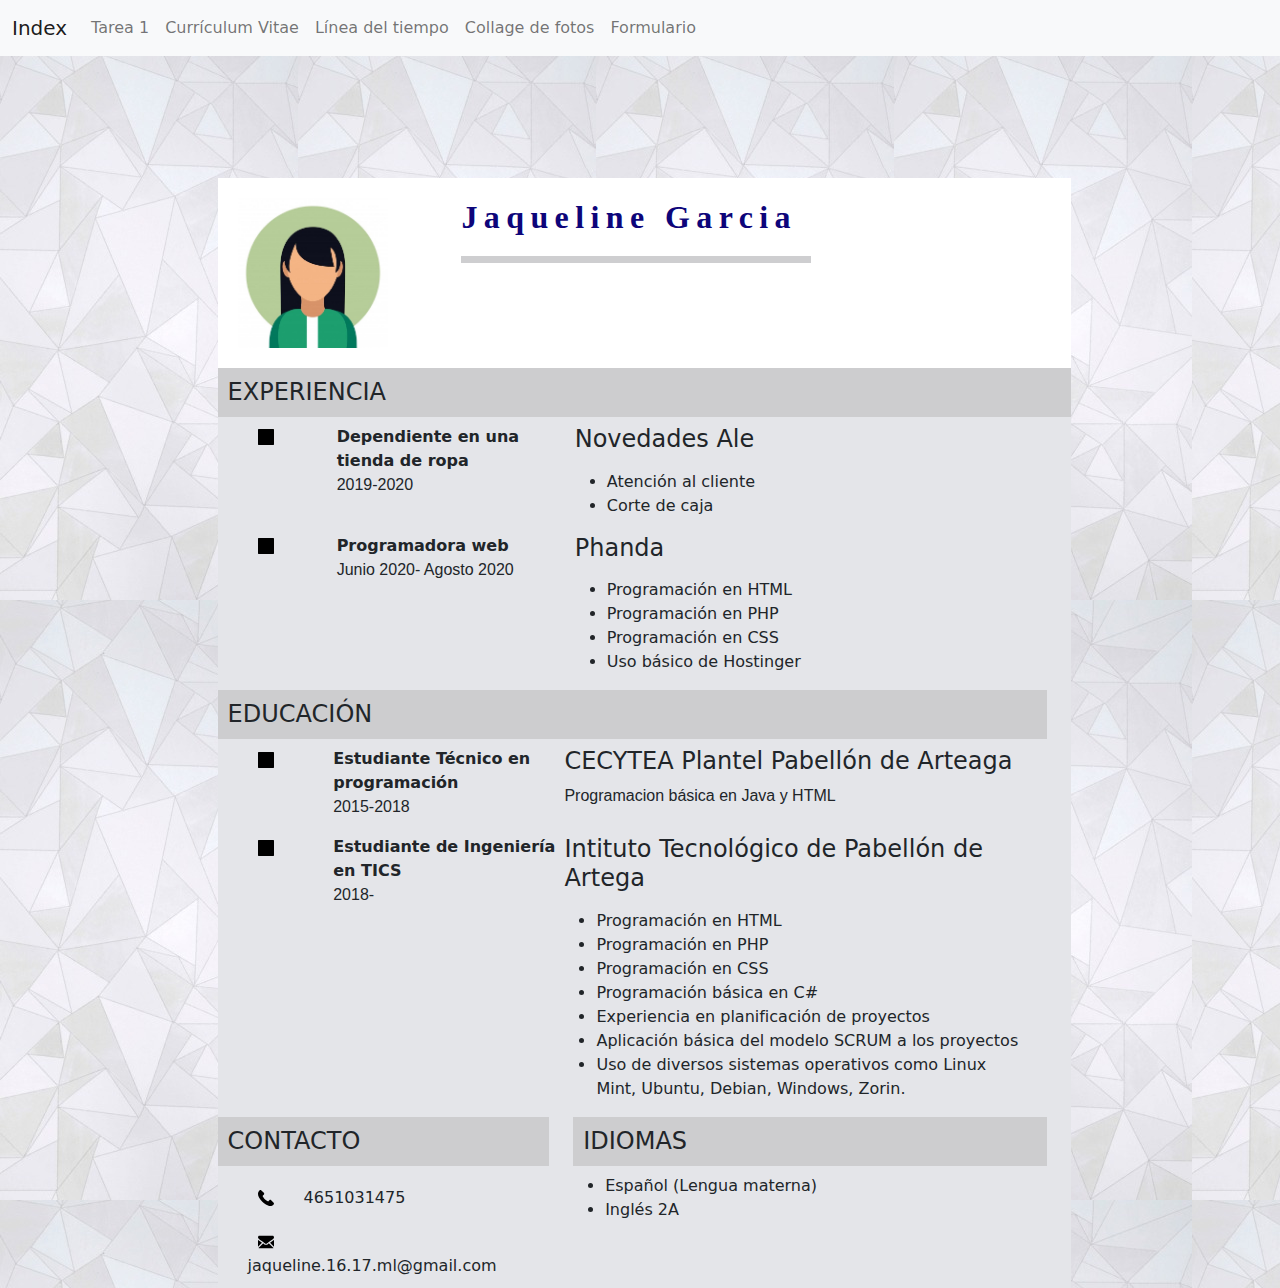
<file: practicas/cv.html>
<!DOCTYPE html>
<html lang="es">
<head>
<title>Práctica 4 | Currículum Vitae </title>

<meta charset="utf-8">
<meta name="viewport" content="width=device-width, initial-scale=1, maximun-scale=1">
<meta name="descripcion" content="Pácticas de la unidad 2 de la materia de programación web">
<meta name="author" content="Jaqueline GL (Plantilla original diseñada por Ammara Rasheed; su sitio web: https://arprogramming.blogspot.com/2019/10/cv.html) ">
<meta name="keywords" content="Programación web">
<link rel="stylesheet" type="text/css" href="estilo/css/bootstrap.css">
<link rel="stylesheet" type="text/css" href="estilo/css/style.css">
</head>

<body background="imagenes/fondo3.jpg">

	<nav class="navbar navbar-expand-lg navbar-light bg-light">
  <div class="container-fluid">
    <a class="navbar-brand" href="index.html">Index</a>
    <button class="navbar-toggler" type="button" data-bs-toggle="collapse" data-bs-target="#navbarNav" aria-controls="navbarNav" aria-expanded="false" aria-label="Toggle navigation">
      <span class="navbar-toggler-icon"></span>
    </button>
    <div class="collapse navbar-collapse" id="navbarNav">
      <ul class="navbar-nav">
        <li class="nav-item">
          <a class="nav-link" aria-current="page" href="Tarea 1.html"> Tarea 1</a>
        </li>
        <li class="nav-item">
          <a class="nav-link" aria-current="page" href="cv.html">Currículum Vitae</a>
        </li>
	<li class="nav-item">
          <a class="nav-link" aria-current="page" href="linea-tiempo.html">Línea del tiempo</a>
        </li>
	 <li class="nav-item">
          <a class="nav-link" aria-current="page" href="pract-grid.html">Collage de fotos</a>
        </li>
	<li class="nav-item">
          <a class="nav-link" aria-current="page" href="pract-form.html">Formulario</a>
        </li>
      </ul>
    </div>
  </div>
</nav>


<br><br><br>


<div class="col-md-offset-2 col-md-8" style="background: #E4E5E9" id="wrapper" >
  <div id="header">
   <div>
    <img src="imagenes/foto.jpg" id="image">
   </div>
   <div>
    <h2 id="name">Jaqueline Garcia</h2>
    <p id="underline"></p>
   </div>
  </div><!--  end header -->
  <div class="row">
   <div class="col-md-12">
    <h4 id="exp">EXPERIENCIA</h4>
    <div id="experience">
     <div id="exp1">
      <div>
       <svg version="1.1" id="Capa_1" xmlns="http://www.w3.org/2000/svg" xmlns:xlink="http://www.w3.org/1999/xlink" x="0px" y="0px" viewBox="0 0 438.536 438.536" style="enable-background:new 0 0 438.536 438.536;"
       xml:space="preserve">
       <path d="M433.113,5.424C429.496,1.807,425.215,0,420.267,0H18.276C13.324,0,9.041,1.807,5.425,5.424
       C1.808,9.04,0.001,13.322,0.001,18.271v401.991c0,4.948,1.807,9.233,5.424,12.847c3.619,3.614,7.902,5.428,12.851,5.428h401.991
       c4.948,0,9.229-1.813,12.847-5.428c3.614-3.613,5.421-7.898,5.421-12.847V18.271C438.534,13.319,436.73,9.04,433.113,5.424z"/>
      </div>
      <div>
       <span id="head">Dependiente en una tienda de ropa </span>
       <p>2019-2020</p>
      </div>
      <div>
       <h4 id="ent">Novedades Ale</h4>
       <p><ul>
         <li>Atención al cliente </li>
         <li>Corte de caja</li>
       </ul></p>
      </div>
     </div> <!-- end section 1 -->
     <div id="exp1">
      <div>
       <svg version="1.1" id="Capa_1" xmlns="http://www.w3.org/2000/svg" xmlns:xlink="http://www.w3.org/1999/xlink" x="0px" y="0px" viewBox="0 0 438.536 438.536" style="enable-background:new 0 0 438.536 438.536;"
       xml:space="preserve">
       <path d="M433.113,5.424C429.496,1.807,425.215,0,420.267,0H18.276C13.324,0,9.041,1.807,5.425,5.424
       C1.808,9.04,0.001,13.322,0.001,18.271v401.991c0,4.948,1.807,9.233,5.424,12.847c3.619,3.614,7.902,5.428,12.851,5.428h401.991
       c4.948,0,9.229-1.813,12.847-5.428c3.614-3.613,5.421-7.898,5.421-12.847V18.271C438.534,13.319,436.73,9.04,433.113,5.424z"/>
      </div>
      <div>
       <span id="head">Programadora web</span>
       <p>Junio 2020- Agosto 2020</p>
      </div>
      <div>
       <h4 id="ent">Phanda</h4>
       <p ><ul>
         <li>Programación en HTML</li>
         <li>Programación en PHP</li>
          <li>Programación en CSS</li>
         <li>Uso básico de Hostinger </li>
       </ul></p>
      </div>
     </div> <!-- end section 1 -->
     <div id="exp1">
      <div>
     </div> <!-- end section 1 -->
    </div>
   </div>
  </div> <!-- end row 1 -->
  <div class="row">
   <div class="col-md-12">
    <h4 id="exp">EDUCACIÓN</h4>
    <div id="experience">
     <div id="exp1">
      <div>
       <svg version="1.1" id="Capa_1" xmlns="http://www.w3.org/2000/svg" xmlns:xlink="http://www.w3.org/1999/xlink" x="0px" y="0px" viewBox="0 0 438.536 438.536" style="enable-background:new 0 0 438.536 438.536;"
       xml:space="preserve">
       <path d="M433.113,5.424C429.496,1.807,425.215,0,420.267,0H18.276C13.324,0,9.041,1.807,5.425,5.424
       C1.808,9.04,0.001,13.322,0.001,18.271v401.991c0,4.948,1.807,9.233,5.424,12.847c3.619,3.614,7.902,5.428,12.851,5.428h401.991
       c4.948,0,9.229-1.813,12.847-5.428c3.614-3.613,5.421-7.898,5.421-12.847V18.271C438.534,13.319,436.73,9.04,433.113,5.424z"/>
      </div>
      <div>
       <span id="head">Estudiante Técnico en programación</span>
       <p>2015-2018</p>
      </div>
      <div>
       <h4 id="ent">CECYTEA Plantel Pabellón de Arteaga </h4>
       <p >Programacion básica en Java y HTML</p>
      </div>
     </div> <!-- end section 1 -->
     <div id="exp1">
      <div>
       <svg version="1.1" id="Capa_1" xmlns="http://www.w3.org/2000/svg" xmlns:xlink="http://www.w3.org/1999/xlink" x="0px" y="0px" viewBox="0 0 438.536 438.536" style="enable-background:new 0 0 438.536 438.536;"
       xml:space="preserve">
       <path d="M433.113,5.424C429.496,1.807,425.215,0,420.267,0H18.276C13.324,0,9.041,1.807,5.425,5.424
       C1.808,9.04,0.001,13.322,0.001,18.271v401.991c0,4.948,1.807,9.233,5.424,12.847c3.619,3.614,7.902,5.428,12.851,5.428h401.991
       c4.948,0,9.229-1.813,12.847-5.428c3.614-3.613,5.421-7.898,5.421-12.847V18.271C438.534,13.319,436.73,9.04,433.113,5.424z"/>
      </div>
      <div>
       <span id="head">Estudiante de Ingeniería en TICS</span>
       <p>2018- </p>
      </div>
      <div>
       <h4 id="ent">Intituto Tecnológico de Pabellón de Artega </h4>
       <p ><ul>
         <li>Programación en HTML</li>
         <li>Programación en PHP</li>
          <li>Programación en CSS</li>
          <li>Programación básica en C#</li>
         <li>Experiencia en planificación de proyectos</li>
         <li>Aplicación básica del modelo SCRUM a los proyectos</li>
         <li>Uso de diversos sistemas operativos como Linux Mint, Ubuntu, Debian, Windows, Zorin.</li>
       </ul</p>
      </div>
     </div> <!-- end section 1 -->
    </div>
   </div>
  </div> <!-- end row 1 -->
  
    <div class="row">
   <div class="col-md-5">
    <h4 id="contacts">CONTACTO</h4>
    <div class="topM">
     <svg version="1.1" xmlns:xlink="http://www.w3.org/1999/xlink"viewBox="0 0 348.077 348.077">
      <path d="M340.273,275.083l-53.755-53.761c-10.707-10.664-28.438-10.34-39.518,0.744l-27.082,27.076
      c-1.711-0.943-3.482-1.928-5.344-2.973c-17.102-9.476-40.509-22.464-65.14-47.113c-24.704-24.701-37.704-48.144-47.209-65.257
      c-1.003-1.813-1.964-3.561-2.913-5.221l18.176-18.149l8.936-8.947c11.097-11.1,11.403-28.826,0.721-39.521L73.39,8.194
      C62.708-2.486,44.969-2.162,33.872,8.938l-15.15,15.237l0.414,0.411c-5.08,6.482-9.325,13.958-12.484,22.02
      C3.74,54.28,1.927,61.603,1.098,68.941C-6,127.785,20.89,181.564,93.866,254.541c100.875,100.868,182.167,93.248,185.674,92.876
      c7.638-0.913,14.958-2.738,22.397-5.627c7.992-3.122,15.463-7.361,21.941-12.43l0.331,0.294l15.348-15.029
      C350.631,303.527,350.95,285.795,340.273,275.083z"/>
      <span id="space">4651031475</span>
    </div>
    <div class="topM">
     <svg version="1.1" id="Capa_1" xmlns="http://www.w3.org/2000/svg" xmlns:xlink="http://www.w3.org/1999/xlink" x="0px" y="0px" viewBox="0 0 550.795 550.795" xml:space="preserve">
      <path d="M501.613,491.782c12.381,0,23.109-4.088,32.229-12.16L377.793,323.567c-3.744,2.681-7.373,5.288-10.801,7.767
      c-11.678,8.604-21.156,15.318-28.434,20.129c-7.277,4.822-16.959,9.737-29.045,14.755c-12.094,5.024-23.361,7.528-33.813,7.528
      h-0.306h-0.306c-10.453,0-21.72-2.503-33.813-7.528c-12.093-5.018-21.775-9.933-29.045-14.755
      c-7.277-4.811-16.75-11.524-28.434-20.129c-3.256-2.387-6.867-5.006-10.771-7.809L16.946,479.622
      c9.119,8.072,19.854,12.16,32.234,12.16H501.613z"/>
      <path d="M31.047,225.299C19.37,217.514,9.015,208.598,0,198.555V435.98l137.541-137.541
       C110.025,279.229,74.572,254.877,31.047,225.299z"/>
      <path d="M520.059,225.299c-41.865,28.336-77.447,52.73-106.75,73.195l137.486,137.492V198.555
       C541.98,208.396,531.736,217.306,520.059,225.299z"/>
      <path d="M501.613,59.013H49.181c-15.784,0-27.919,5.33-36.42,15.979C4.253,85.646,0.006,98.97,0.006,114.949
       c0,12.907,5.636,26.892,16.903,41.959c11.267,15.061,23.256,26.891,35.961,35.496c6.965,4.921,27.969,19.523,63.012,43.801
       c18.917,13.109,35.368,24.535,49.505,34.395c12.05,8.396,22.442,15.667,31.022,21.701c0.985,0.691,2.534,1.799,4.59,3.269
       c2.215,1.591,5.018,3.61,8.476,6.107c6.659,4.816,12.191,8.709,16.597,11.683c4.4,2.975,9.731,6.298,15.985,9.988
       c6.249,3.685,12.143,6.456,17.675,8.299c5.533,1.842,10.655,2.766,15.367,2.766h0.306h0.306c4.711,0,9.834-0.924,15.368-2.766
       c5.531-1.843,11.42-4.608,17.674-8.299c6.248-3.69,11.572-7.02,15.986-9.988c4.406-2.974,9.938-6.866,16.598-11.683
       c3.451-2.497,6.254-4.517,8.469-6.102c2.057-1.476,3.605-2.577,4.596-3.274c6.684-4.651,17.1-11.892,31.104-21.616
       c25.482-17.705,63.01-43.764,112.742-78.281c14.957-10.447,27.453-23.054,37.496-37.803c10.025-14.749,15.051-30.22,15.051-46.408
       c0-13.525-4.873-25.098-14.598-34.737C526.461,63.829,514.932,59.013,501.613,59.013z"/>
       <span id="space">jaqueline.16.17.ml@gmail.com</span>
    </div>
   </div>
   <div class="col-md-7">
    <h4 id="idiomas">IDIOMAS</h4>
    <div class="idiomas">
      <ul>
         <li>Español (Lengua materna)</li>
         <li>Inglés 2A</li>
       </ul>
    
    </div>
   </div>
  </div>
 </div>
</body>
</html>
</file>
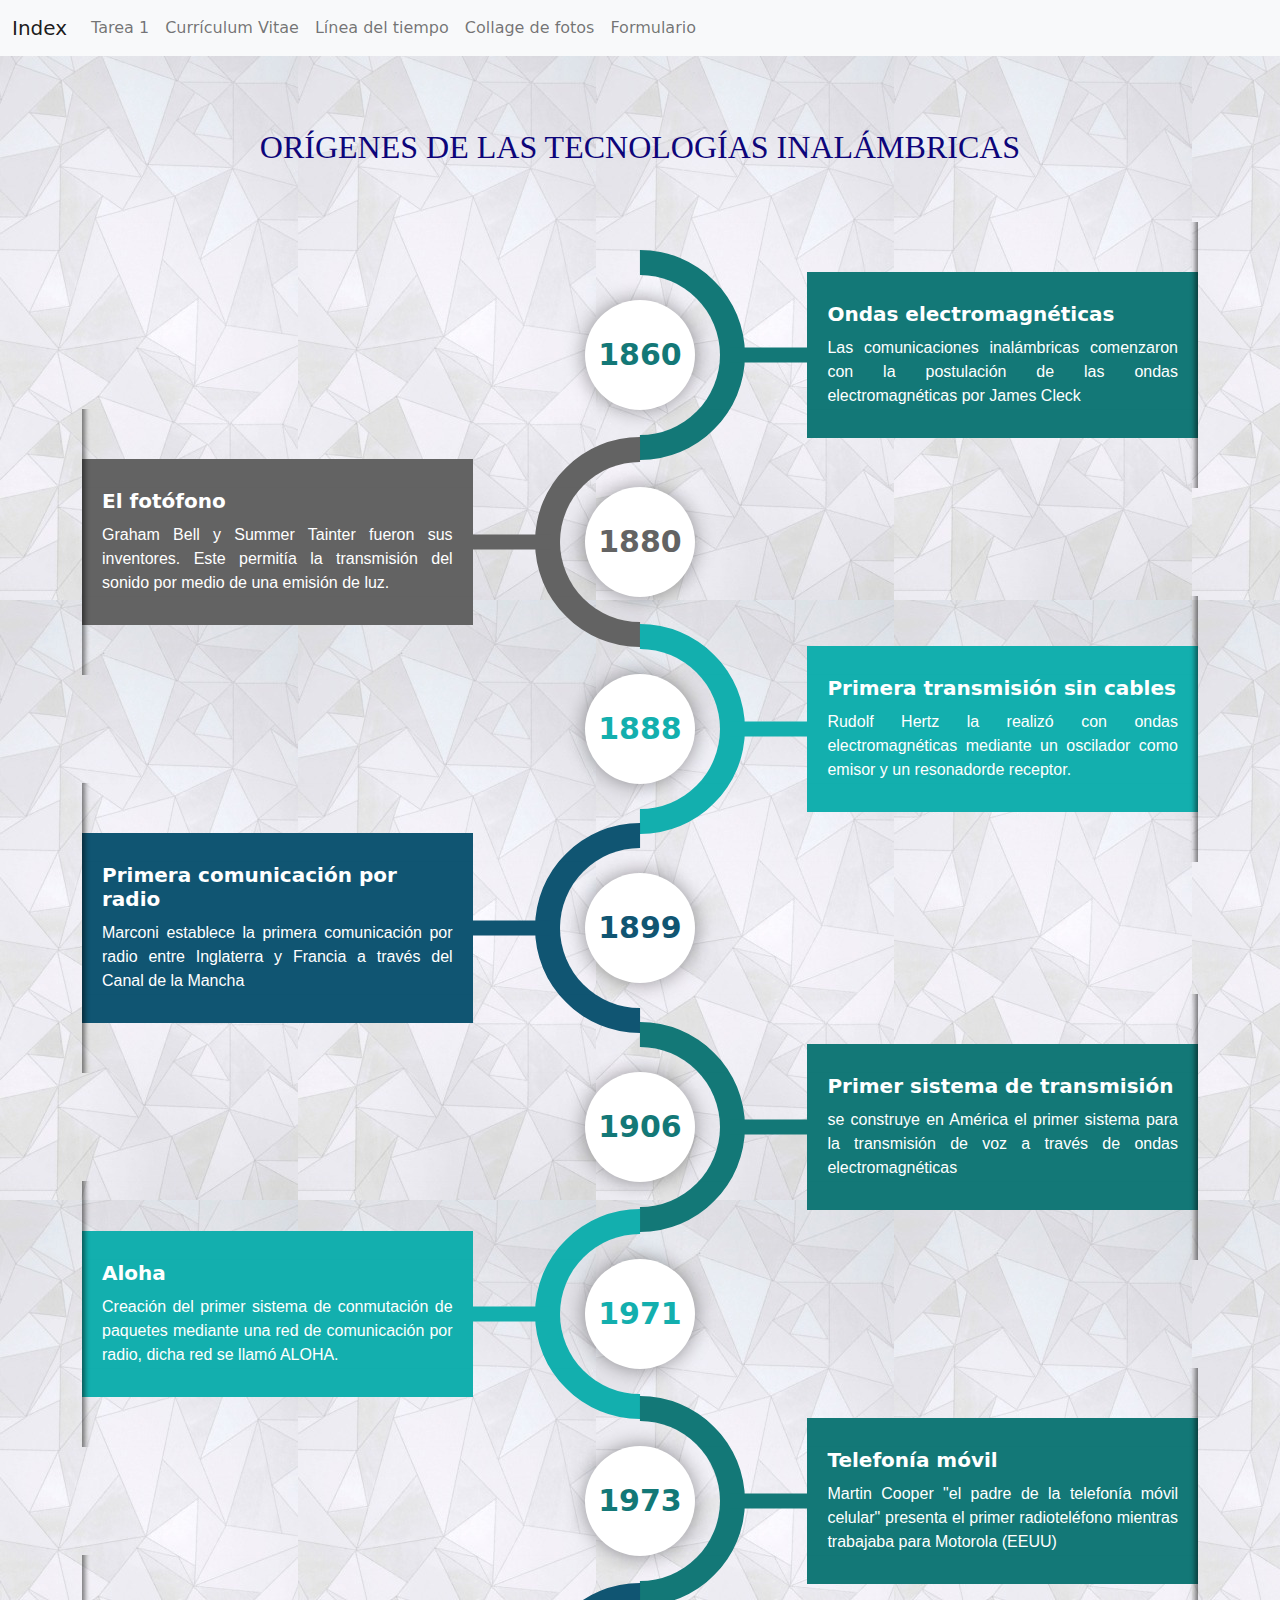
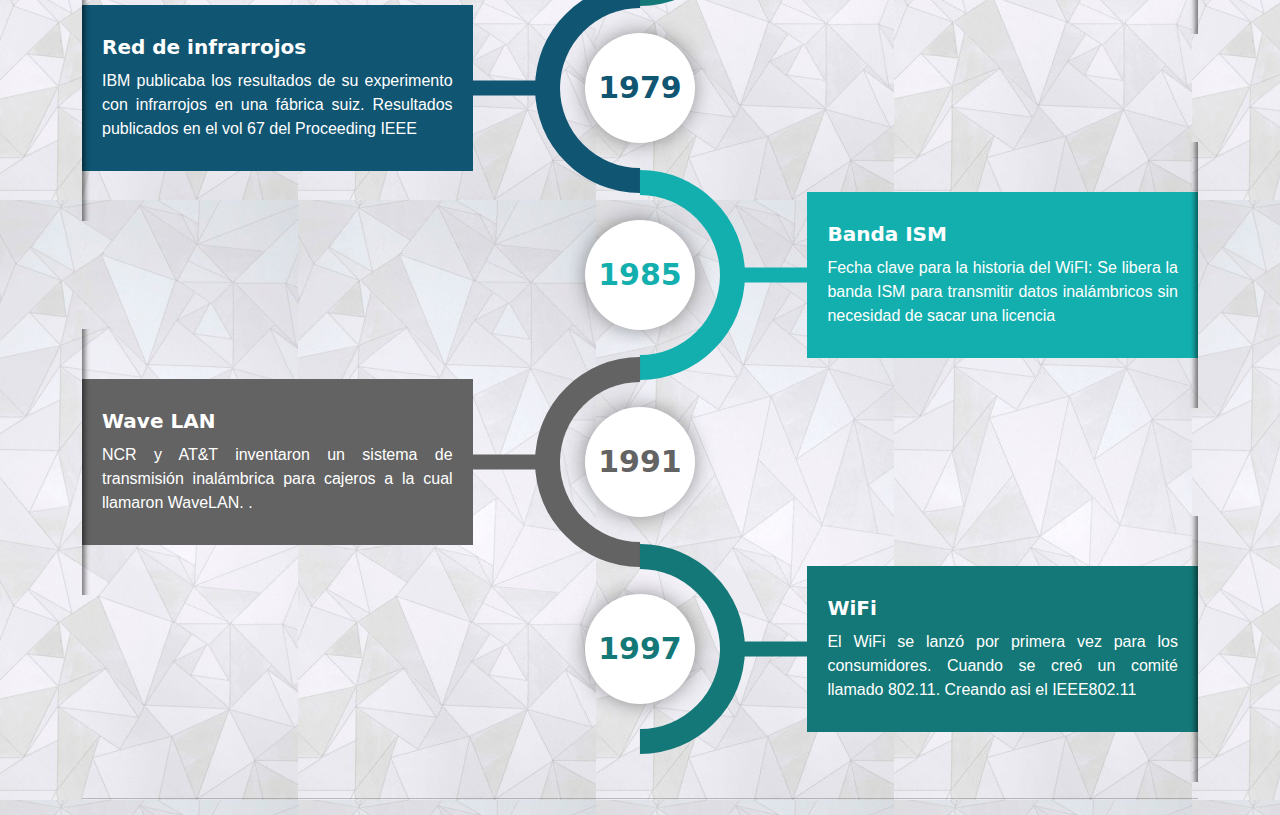
<file: practicas/linea-tiempo.html>
<!DOCTYPE html>
<html lang="es">
<head>
<title>Práctica 5 | Línea del tiempo </title>

<meta charset="utf-8">
<meta name="viewport" content="width=device-width, initial-scale=1, maximun-scale=1">
<meta name="descripcion" content="Pácticas de la unidad 2 de la materia de programación web">
<meta name="author" content="Jaqueline GL">
<meta name="keywords" content="Programación web">
<link rel="stylesheet" type="text/css" href="estilo/css/bootstrap.css">
<link rel="stylesheet" type="text/css" href="estilo/css/style.css">
</head>

<body background="imagenes/fondo3.jpg">

	<nav class="navbar navbar-expand-lg navbar-light bg-light">
  <div class="container-fluid">
    <a class="navbar-brand" href="index.html">Index</a>
    <button class="navbar-toggler" type="button" data-bs-toggle="collapse" data-bs-target="#navbarNav" aria-controls="navbarNav" aria-expanded="false" aria-label="Toggle navigation">
      <span class="navbar-toggler-icon"></span>
    </button>
    <div class="collapse navbar-collapse" id="navbarNav">
      <ul class="navbar-nav">
        <li class="nav-item">
          <a class="nav-link" aria-current="page" href="Tarea 1.html"> Tarea 1</a>
        </li>
        <li class="nav-item">
          <a class="nav-link" aria-current="page" href="cv.html">Currículum Vitae</a>
        </li>
        <li class="nav-item">
          <a class="nav-link" aria-current="page" href="linea-tiempo.html">Línea del tiempo</a>
        </li>
	<li class="nav-item">
          <a class="nav-link" aria-current="page" href="pract-grid.html">Collage de fotos</a>
        </li>
	<li class="nav-item">
          <a class="nav-link" aria-current="page" href="pract-form.html">Formulario</a>
        </li>
      </ul>
    </div>
  </div>
</nav>

<br><br><br>

 <div class="container">
            <h2 align="CENTER">ORÍGENES DE LAS TECNOLOGÍAS INALÁMBRICAS</h2><br><br>
            <div class="row">
                <div class="col-md-12">
                    <div class="main-timeline5">
                        <div class="timeline">
                            <div class="timeline-icon"><span class="year">1860</span></div>
                            <div class="timeline-content">
                                <h3 class="title">Ondas electromagnéticas</h3>
                                <p class="description">
                                   Las comunicaciones inalámbricas comenzaron con la postulación de las ondas electromagnéticas por James Cleck 
                                </p>
                            </div>
                        </div>
                        <div class="timeline">
                            <div class="timeline-icon"><span class="year">1880</span></div>
                            <div class="timeline-content">
                                <h3 class="title">El fotófono</h3>
                                <p class="description">
                                   Graham Bell y Summer Tainter fueron sus inventores. Este permitía la transmisión del sonido por medio de una emisión de luz.
                                </p>
                            </div>
                        </div>
                        <div class="timeline">
                            <div class="timeline-icon"><span class="year">1888</span></div>
                            <div class="timeline-content">
                                <h3 class="title">Primera transmisión sin cables</h3>
                                <p class="description">
                                    Rudolf Hertz la realizó con ondas electromagnéticas mediante un oscilador como emisor y un resonadorde receptor.  
                                </p>
                            </div>
                        </div>
                        <div class="timeline">
                            <div class="timeline-icon"><span class="year">1899</span></div>
                            <div class="timeline-content">
                                <h3 class="title">Primera comunicación por radio</h3>
                                <p class="description">
                                    Marconi establece la primera comunicación por radio entre Inglaterra y Francia a través del Canal de la Mancha
                                </p>
                            </div>
                        </div>
                       

                       <div class="timeline">
                            <div class="timeline-icon"><span class="year">1906</span></div>
                            <div class="timeline-content">
                                <h3 class="title">Primer sistema de transmisión</h3>
                                <p class="description">
                                    se construye en América el primer sistema para la transmisión de voz a través de ondas electromagnéticas
                                </p>
                            </div>
                        </div>
                        <div class="timeline">
                            <div class="timeline-icon"><span class="year">1971</span></div>
                            <div class="timeline-content">
                                <h3 class="title">Aloha</h3>
                                <p class="description">
                                    Creación del primer sistema de conmutación de paquetes mediante una red de comunicación por radio, dicha red se llamó ALOHA. 
                                </p>
                            </div>
                        </div>
                        <div class="timeline">
                            <div class="timeline-icon"><span class="year"> 1973</span></div>
                            <div class="timeline-content">
                                <h3 class="title">Telefonía móvil</h3>
                                <p class="description">
                                   Martin Cooper "el padre de la telefonía móvil celular" presenta el primer radioteléfono mientras trabajaba para Motorola (EEUU) 
                                </p>
                            </div>
                        </div>
                        <div class="timeline">
                            <div class="timeline-icon"><span class="year">1979</span></div>
                            <div class="timeline-content">
                                <h3 class="title">Red de infrarrojos</h3>
                                <p class="description">
                                    IBM publicaba los resultados de su experimento con infrarrojos en una fábrica suiz. Resultados publicados en el vol 67 del Proceeding IEEE
                                </p>
                            </div>
                        </div>

                        <div class="timeline">
                            <div class="timeline-icon"><span class="year">1985</span></div>
                            <div class="timeline-content">
                                <h3 class="title">Banda ISM</h3>
                                <p class="description">
                                    Fecha clave para la historia del WiFI: Se libera la banda ISM para transmitir datos inalámbricos sin necesidad de sacar una licencia
                                </p>
                            </div>
                        </div>
                        <div class="timeline">
                            <div class="timeline-icon"><span class="year">1991</span></div>
                            <div class="timeline-content">
                                <h3 class="title">Wave LAN</h3>
                                <p class="description">
                                   NCR y AT&T inventaron un sistema de transmisión inalámbrica para cajeros a la cual llamaron WaveLAN. 
                                   .
                                </p>
                            </div>
                        </div>
                        <div class="timeline">
                            <div class="timeline-icon"><span class="year">1997</span></div>
                            <div class="timeline-content">
                                <h3 class="title">WiFi</h3>
                                <p class="description">
                                    El WiFi se lanzó por primera vez para los consumidores. Cuando se creó un comité llamado 802.11. Creando asi el IEEE802.11
                                </p>
                            </div>
                        </div>
                
                        
        </div>
        <hr>


</body>
</html>
</file>
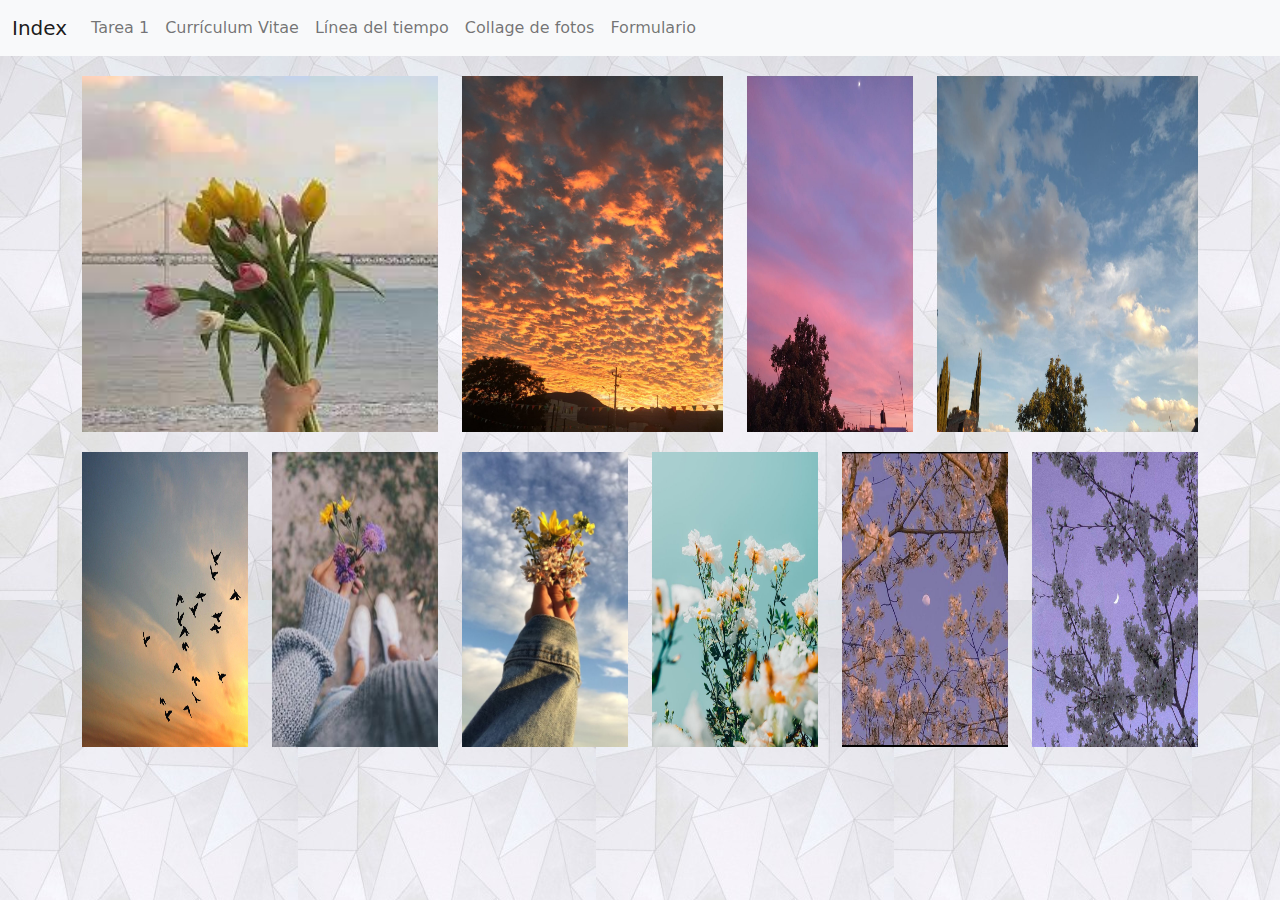
<file: practicas/pract-grid.html>
<!DOCTYPE html>
<html lang="es">
<head>
<title>Práctica 6 | Grid-Collage de fotos </title>

<meta charset="utf-8">
<meta name="viewport" content="width=device-width, initial-scale=1, maximun-scale=1">
<meta name="descripcion" content="Pácticas de la unidad 2 de la materia de programación web">
<meta name="author" content="Jaqueline GL">
<meta name="keywords" content="Programación web">
<link rel="stylesheet" type="text/css" href="estilo/css/bootstrap.css">
<link rel="stylesheet" type="text/css" href="estilo/css/style.css">
</head>

<body background="imagenes/fondo3.jpg">

<nav class="navbar navbar-expand-lg navbar-light bg-light">
  <div class="container-fluid">
    <a class="navbar-brand" href="index.html">Index</a>
    <button class="navbar-toggler" type="button" data-bs-toggle="collapse" data-bs-target="#navbarNav" aria-controls="navbarNav" aria-expanded="false" aria-label="Toggle navigation">
      <span class="navbar-toggler-icon"></span>
    </button>
    <div class="collapse navbar-collapse" id="navbarNav">
      <ul class="navbar-nav">
        <li class="nav-item">
          <a class="nav-link" aria-current="page" href="Tarea 1.html"> Tarea 1</a>
        </li>
        <li class="nav-item">
          <a class="nav-link" aria-current="page" href="cv.html">Currículum Vitae</a>
        </li>
        <li class="nav-item">
          <a class="nav-link" aria-current="page" href="linea-tiempo.html">Línea del tiempo</a>
        </li>
        <li class="nav-item">
          <a class="nav-link" aria-current="page" href="pract-grid.html">Collage de fotos</a>
        </li>
        <li class="nav-item">
          <a class="nav-link" aria-current="page" href="pract-form.html">Formulario</a>
        </li>
      </ul>
    </div>
  </div>
</nav>

<div class="container">
  <div class="row">
    <div class="col-sm-6 col-md-3 col-lg-4 col-xl-4 col-xxl-2" id="imagen-grid">
      <img src="imagenes/grid1.jpg" width="100%" height="100%">
    </div>
    <div class="col-sm-6 col-md-3 col-lg-4 col-xl-3 col-xxl-2" id="imagen-grid">
      <img src="imagenes/grid2.jpg" width="100%" height="100%">
    </div>
    <div class="col-sm-6 col-md-3 col-lg-4  col-xl-2 col-xxl-2" id="imagen-grid">
      <img src="imagenes/grid3.jpeg" width="100%" height="100%">
    </div>
    <div class="col-sm-6 col-md-3 col-lg-6 col-xl-3 col-xxl-2" id="imagen-grid">
      <img src="imagenes/grid4.jpeg" width="100%" height="100%">
    </div>
    <div class="col-sm-6 col-md-4 col-lg-6 col-xl-2 col-xxl-2" id="imagen-grid">
      <img src="imagenes/grid5.jpg" width="100%" height="100%">
    </div>
    <div class="col-sm-6 col-md-4 col-lg-4 col-xl-2 col-xxl-2" id="imagen-grid">
      <img src="imagenes/grid6.jpg" width="100%" height="100%">
    </div>
    <div class="col-sm-6 col-md-4 col-lg-4 col-xl-2 col-xxl-3" id="imagen-grid">
      <img src="imagenes/grid7.jpg" width="100%" height="100%">
    </div>
    <div class="col-sm-6 col-md-6 col-lg-4 col-xl-2 col-xxl-3" id="imagen-grid">
      <img src="imagenes/grid8.jpg" width="100%" height="100%">
    </div>
    <div class="col-sm-6 col-md-6 col-lg-6 col-xl-2 col-xxl-3" id="imagen-grid">
      <img src="imagenes/grid9.jpeg" width="100%" height="100%">
    </div>
    <div class="col-sm-6 col-md-12 col-lg-6 col-xl-2 col-xxl-3" id="imagen-grid">
      <img src="imagenes/grid10.jpeg" width="100%" height="100%">
    </div>
  </div>
</div>


</body>
</html>
</file>
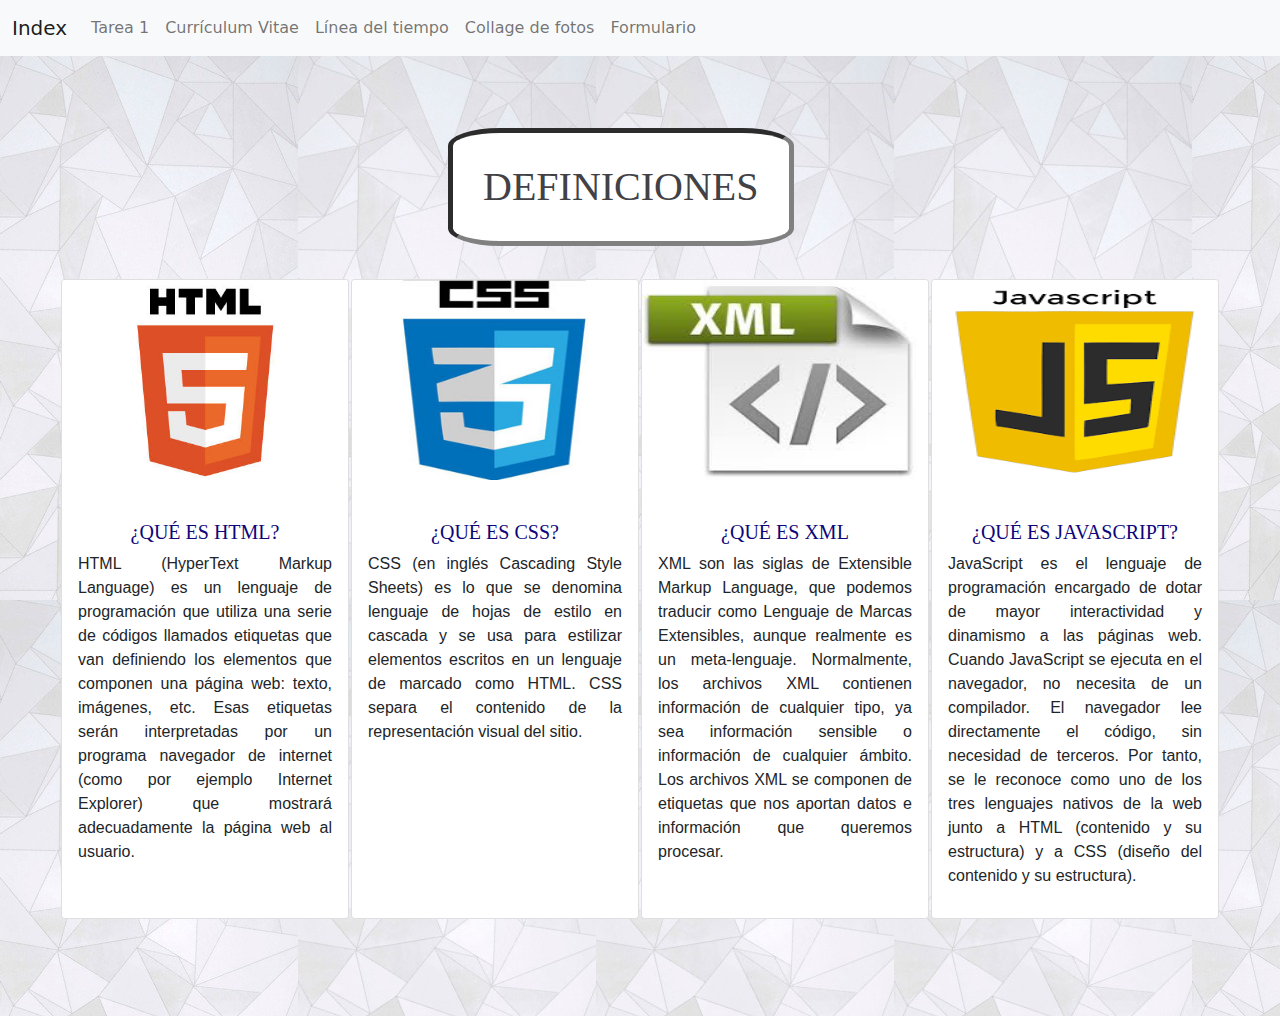
<file: practicas/Tarea 1.html>
<!DOCTYPE html>
<html lang="es">
<head>
<title>Práctica 3 | Tarea 1 </title>

<meta charset="utf-8">
<meta name="viewport" content="width=device-width, initial-scale=1, maximun-scale=1">
<meta name="descripcion" content="Pácticas de la unidad 2 de la materia de programación web">
<meta name="author" content="Jaqueline GL">
<meta name="keywords" content="Programación web">
<link rel="stylesheet" type="text/css" href="estilo/css/bootstrap.css">
<link rel="stylesheet" type="text/css" href="estilo/css/style.css">
</head>

<body background="imagenes/fondo3.jpg">

	<nav class="navbar navbar-expand-lg navbar-light bg-light">
  <div class="container-fluid">
    <a class="navbar-brand" href="index.html">Index</a>
    <button class="navbar-toggler" type="button" data-bs-toggle="collapse" data-bs-target="#navbarNav" aria-controls="navbarNav" aria-expanded="false" aria-label="Toggle navigation">
      <span class="navbar-toggler-icon"></span>
    </button>
    <div class="collapse navbar-collapse" id="navbarNav">
      <ul class="navbar-nav">
        <li class="nav-item">
          <a class="nav-link" aria-current="page" href="Tarea 1.html"> Tarea 1</a>
        </li>
        <li class="nav-item">
          <a class="nav-link" aria-current="page" href="cv.html">Currículum Vitae</a>
        </li>
	<li class="nav-item">
          <a class="nav-link" aria-current="page" href="linea-tiempo.html">Línea del tiempo</a>
        </li>
	 <li class="nav-item">
          <a class="nav-link" aria-current="page" href="pract-grid.html">Collage de fotos</a>
        </li>
	<li class="nav-item">
          <a class="nav-link" aria-current="page" href="pract-form.html">Formulario</a>
        </li>
      </ul>
    </div>
  </div>
</nav>



<br><br><br>

<h1 align="center">DEFINICIONES</h1>


<br><br>
<table class="default" align="center">

  <tr>

    <td>
    	<div class="card" style="width: 18rem; height: 40rem;">
  			<img src="imagenes/html.jpg" class="card-img-top" width="500px" height="200px" alt=""><br>
  			<div class="card-body">
    			<h5 class="card-title" align="center">¿QUÉ ES HTML?</h5>
    			<p class="card-text" align="justify">HTML (HyperText Markup Language) es un lenguaje de programación que utiliza una serie de códigos llamados etiquetas que van definiendo los elementos que componen una página web: texto, imágenes, etc. Esas etiquetas serán interpretadas por un programa navegador de internet (como por ejemplo Internet Explorer) que mostrará adecuadamente la página web al usuario.<br><br> </p>
    		</div>
		</div>
    </td>

    <td>
    	<div class="card" style="width: 18rem; height: 40rem;">
  			<img src="imagenes/css.jpg" class="card-img-top" width="500px" height="200px"><br>
  			<div class="card-body">
    			<h5 class="card-title" align="center">¿QUÉ ES CSS?</h5>
    			<p class="card-text" align="justify">CSS (en inglés Cascading Style Sheets) es lo que se denomina lenguaje de hojas de estilo en cascada y se usa para estilizar elementos escritos en un lenguaje de marcado como HTML. CSS separa el contenido de la representación visual del sitio.</p>
  			</div>
		</div>
    </td>

    <td>
    	<div class="card" style="width: 18rem; height: 40rem;">
  			<img src="imagenes/xml.jpg" class="card-img-top" width="500px" height="200px" alt=""><br>
  			<div class="card-body">
    			<h5 class="card-title" align="center">¿QUÉ ES XML</h5>
    			<p class="card-text" align="justify">XML son las siglas de Extensible Markup Language, que podemos traducir como Lenguaje de Marcas Extensibles, aunque realmente es un meta-lenguaje. Normalmente, los archivos XML contienen información de cualquier tipo, ya sea información sensible o información de cualquier ámbito. Los archivos XML se componen de etiquetas que nos aportan datos e información que queremos procesar.</p>  
  			</div>
		</div>
	</td>

    <td>
    	<div class="card" style="width: 18rem; height: 40rem;">
  			<img src="imagenes/js.png" class="card-img-top" width="500px" height="200px" alt=""><br>
  			<div class="card-body">
    			<h5 class="card-title" align="center">¿QUÉ ES JAVASCRIPT?</h5>
    			<p class="card-text" align="justify">JavaScript es el lenguaje de programación encargado de dotar de mayor interactividad y dinamismo a las páginas web. Cuando JavaScript se ejecuta en el navegador, no necesita de un compilador. El navegador lee directamente el código, sin necesidad de terceros. Por tanto, se le reconoce como uno de los tres lenguajes nativos de la web junto a HTML (contenido y su estructura) y a CSS (diseño del contenido y su estructura).</p>
   			</div>
		</div>
    </td>

  </tr>

</table>

 <br><br><br><br>


</body>
</html>
</file>
<file: practicas/estilo/css/style.css>
h5{
	color: #0D057A;
	font-family: Berlin Sans FB; 
}

p{
	font-family: Arial; 
	align-content: justify; 
}

h1{
	color: #414146;
	background-color: #ffffff;
	display: inline-block;
	padding: 30px;
	font-family: Berlin Sans FB;
	text-align: center;
	border-radius: 15%;
	border: 5px inset gray;
	margin-left: 35%; 
}

h2{
	color: #0D057A;
	font-family: Times New Roman; 
}


#header{
 display: grid;
 grid-template-columns: 2fr 5fr;
 background: #ffffff;
 color: white;

}
#ui{
 display: grid;
 grid-template-columns: 0.2fr 0.5fr;
}
.skills{
 display: grid;
 grid-template-columns: 1fr 1fr;
}
#ent{
 margin-top: 0px;
}
#space{
 margin-left: 30px;

}
#progress-bar{
 background: #CDCDCF;
 height: 10px;
 margin-top: 5px;
 width: 100px;
}
#progress{
 background: black;
 height: 10px;
 width: 80px;
}
.topM{
 margin-top: 20px;
 margin-bottom: 10px;

}
#contacts{
 background: #CDCDCF;
 padding: 10px;
}

#exp1{
 margin-right: 20px;
 display: grid;
 grid-template-columns: 1fr 2fr 4fr;
}
p{
 text-align: justify;
}
#head{
 font-weight: bold;
}
svg{
 height: 1em;
 margin-left: 40px;
}
#left-mrgm{
 margin-left: 40px;
 font-weight: bold;
}
.box{
 height: 20px;
 width: 20px;
 background: black;
}
#image{
 height: 150px;
 width: 150px;
 margin-top: 20px;
 margin-bottom: 20px;
 margin-left: 20px;
}
#name{
 letter-spacing: 0.2em;
 font-weight: bold;
 margin-top: 20px;

}
#web{
 letter-spacing: 0.2em;
 margin-top: 30px;
}
#underline{
 width: 350px;
 height: 7px;
 margin-top: 20px;
 background: #CECED0;
}
#exp{
 background: #CDCDCF;
 padding: 10px;
}
#wrapper{
 padding: 0px;
 margin-top: 50px;
 margin-left: 17%;
}


#idiomas{
 background: #CDCDCF;
 padding: 10px;
}

#p1{
 text-align: center;
}

/*ESTILOS LINEA DEL TIEMPO*/
.main-timeline5{
	overflow:hidden;position:relative;
}
.main-timeline5 .timeline{
	position:relative;margin-top:-79px;
}
.main-timeline5 .timeline:first-child{
	margin-top:0;
}
.main-timeline5 .timeline-icon,.main-timeline5 .year{
	margin:auto;
	position:absolute;
	top:0;
	left:0;
	bottom:0;
	right:0;
}
.main-timeline5 .timeline:after,.main-timeline5 .timeline:before{
	content:"";
	display:block;
	width:100%;
	clear:both;
}
.main-timeline5 .timeline:before{
	content:"";
	width:100%;
	height:100%;
	box-shadow:-8px 0 5px -5px rgba(0,0,0,.5) inset;
	position:absolute;top:0;
	right:0;
	z-index:2;
}
.main-timeline5 .timeline-icon{
	width:210px;
	height:210px;
	border-radius:50%;
	border:25px solid transparent;
	border-top-color:#137877;
	border-right-color:#137877;
	z-index:1;
	transform:rotate(45deg);
}
.main-timeline5 .year{
	display:block;
	width:110px;
	height:110px;
	line-height:110px;
	border-radius:50%;
	background:#fff;
	box-shadow:0 0 20px rgba(0,0,0,.4);
	font-size:30px;
	font-weight:700;
	color:#137877;
	text-align:center;
	transform:rotate(-45deg);
}
.main-timeline5 .timeline-content{
	width:35%;
	float:right;
	background:#137877;
	padding:30px 20px;margin:50px 0;
	z-index:1;
	position:relative;
}
.main-timeline5 .timeline-content:before{
	content:"";
	width:20%;
	height:15px;
	background:#137877;
	position:absolute;top:50%;
	left:-20%;z-index:-1;
	transform:translateY(-50%);
}
.main-timeline5 .title{
	font-size:20px;
	font-weight:700;
	color:#fff;
	margin:0 0 10px;
}
.main-timeline5 .description{
	font-size:16px;
	color:#fff;
	line-height:24px;
	margin:0;
}

.main-timeline5 .timeline:nth-child(2n):before{
	box-shadow:8px 0 5px -5px rgba(0,0,0,.5) inset;
}
.main-timeline5 .timeline:nth-child(2n) .timeline-icon{
	transform:rotate(-135deg);
	border-top-color:#636363;
	border-right-color:#636363;
}
.main-timeline5 .timeline:nth-child(2n) .year{
	transform:rotate(135deg);
	color:#636363;
}
.main-timeline5 .timeline:nth-child(2n) .timeline-content{
	float:left;
}
.main-timeline5 .timeline:nth-child(2n) .timeline-content:before{
	left:auto;
	right:-20%;
}
.main-timeline5 .timeline:nth-child(2n) .timeline-content,.main-timeline5 .timeline:nth-child(2n) .timeline-content:before{
	background:#636363;
}
.main-timeline5 .timeline:nth-child(3n) 
.timeline-icon{
	border-top-color:#13afae;
	border-right-color:#13afae;
}
.main-timeline5 .timeline:nth-child(3n) .year{
	color:#13afae;
}
.main-timeline5 .timeline:nth-child(3n) .timeline-content,.main-timeline5 .timeline:nth-child(3n) .timeline-content:before{
	background:#13afae;
}
.main-timeline5 .timeline:nth-child(4n) .timeline-icon{
	border-top-color:#105572;
	border-right-color:#105572;
}
.main-timeline5 
.timeline:nth-child(4n) 
.year{
	color:#105572;
}
.main-timeline5 .timeline:nth-child(4n) .timeline-content,.main-timeline5 .timeline:nth-child(4n) .timeline-content:before{background:#105572}




@media only screen and (max-width:1199px){.main-timeline5 .timeline{margin-top:-103px}
.main-timeline5 .timeline-content:before{left:-18%}
.main-timeline5 .timeline:nth-child(2n) .timeline-content:before{right:-18%}
}
@media only screen and (max-width:990px){.main-timeline5 .timeline{margin-top:-127px}
.main-timeline5 .timeline-content:before{left:-2%}
.main-timeline5 .timeline:nth-child(2n) .timeline-content:before{right:-2%}
}
@media only screen and (max-width:767px){.main-timeline5 .timeline{margin-top:0;overflow:hidden}
.main-timeline5 .timeline:before,.main-timeline5 .timeline:nth-child(2n):before{box-shadow:none}
.main-timeline5 .timeline-icon,.main-timeline5 .timeline:nth-child(2n) .timeline-icon{margin-top:-30px;margin-bottom:20px;position:relative;transform:rotate(135deg)}
.main-timeline5 .timeline:nth-child(2n) .year,.main-timeline5 .year{transform:rotate(-135deg)}
.main-timeline5 .timeline-content,.main-timeline5 .timeline:nth-child(2n) .timeline-content{width:100%;float:none;border-radius:0 0 20px 20px;text-align:center;padding:25px 20px;margin:0 auto}
.main-timeline5 .timeline-content:before,.main-timeline5 .timeline:nth-child(2n) .timeline-content:before{width:15px;height:25px;position:absolute;top:-22px;left:50%;z-index:-1;transform:translate(-50%,0)}
}

/*ESTILOS DE LAS IMAGENES DEL GRID*/
#imagen-grid{
	padding-top: 20px;
}
</file>
